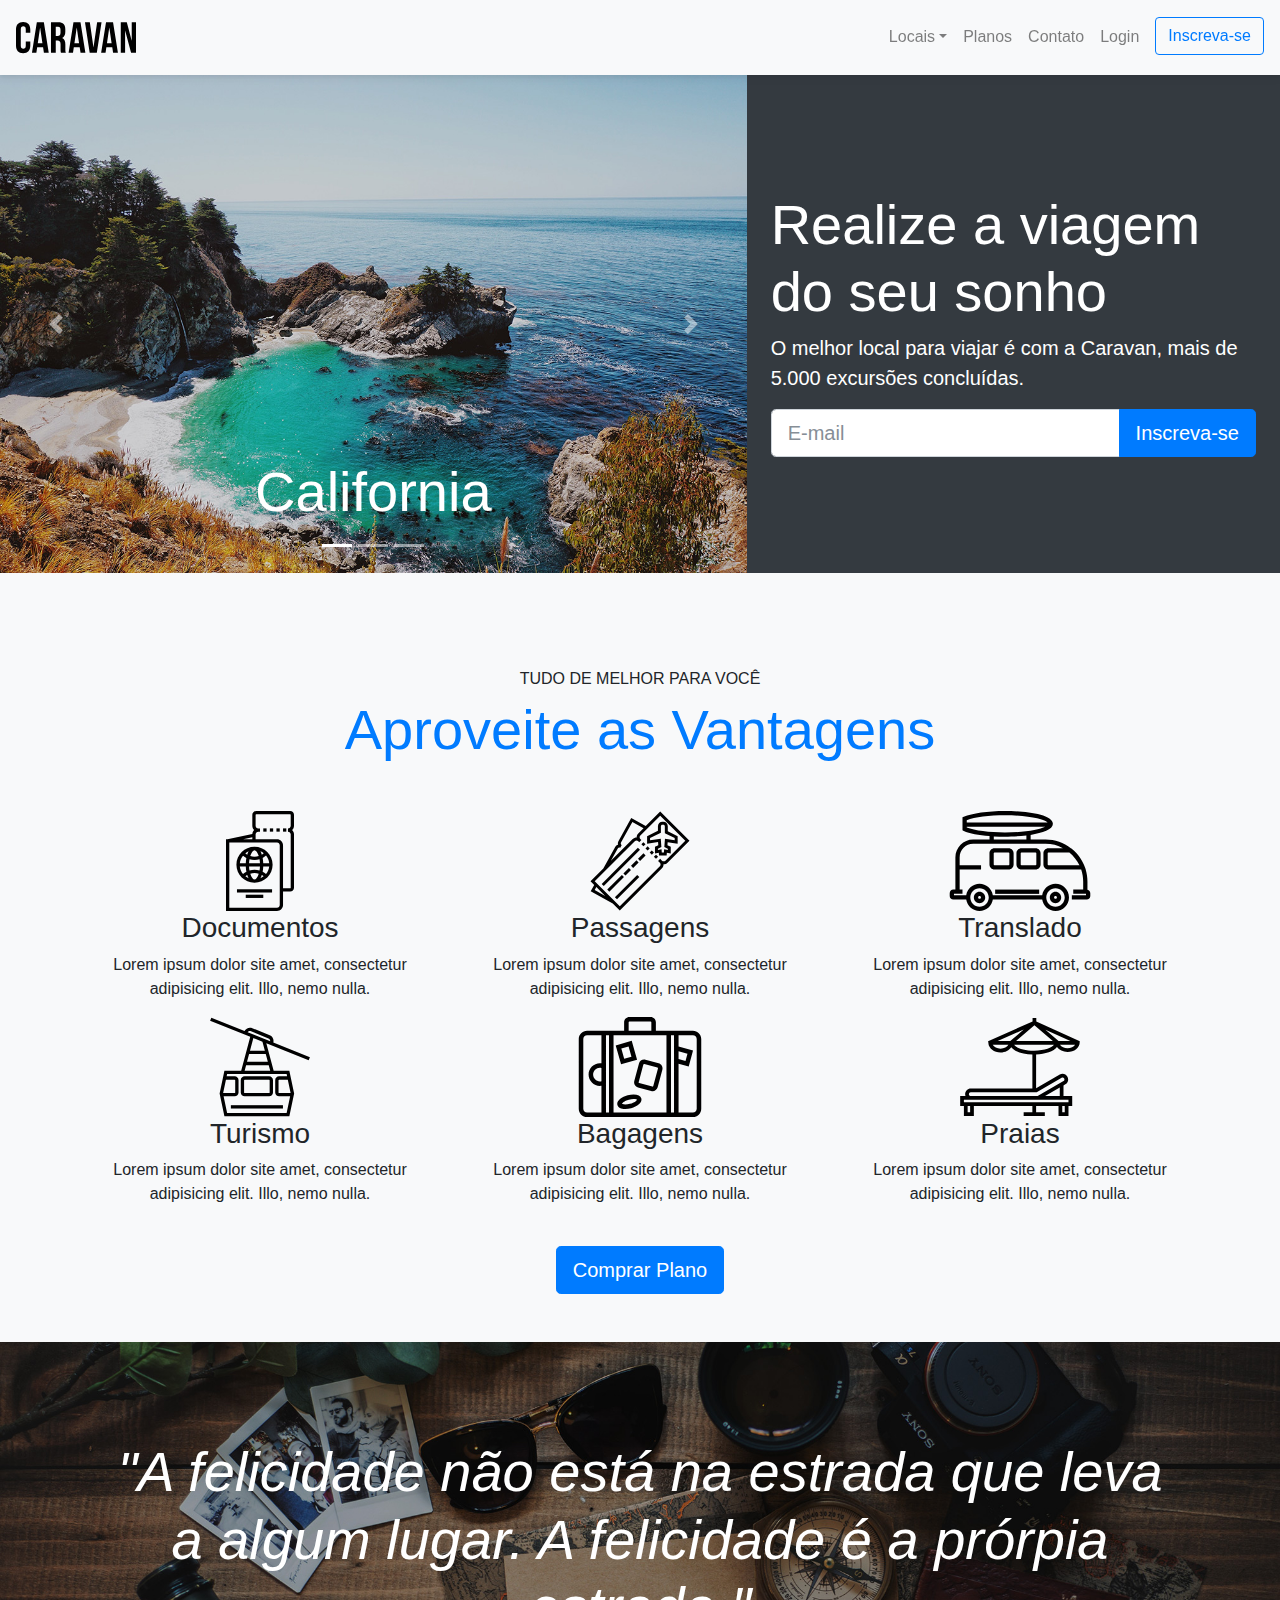
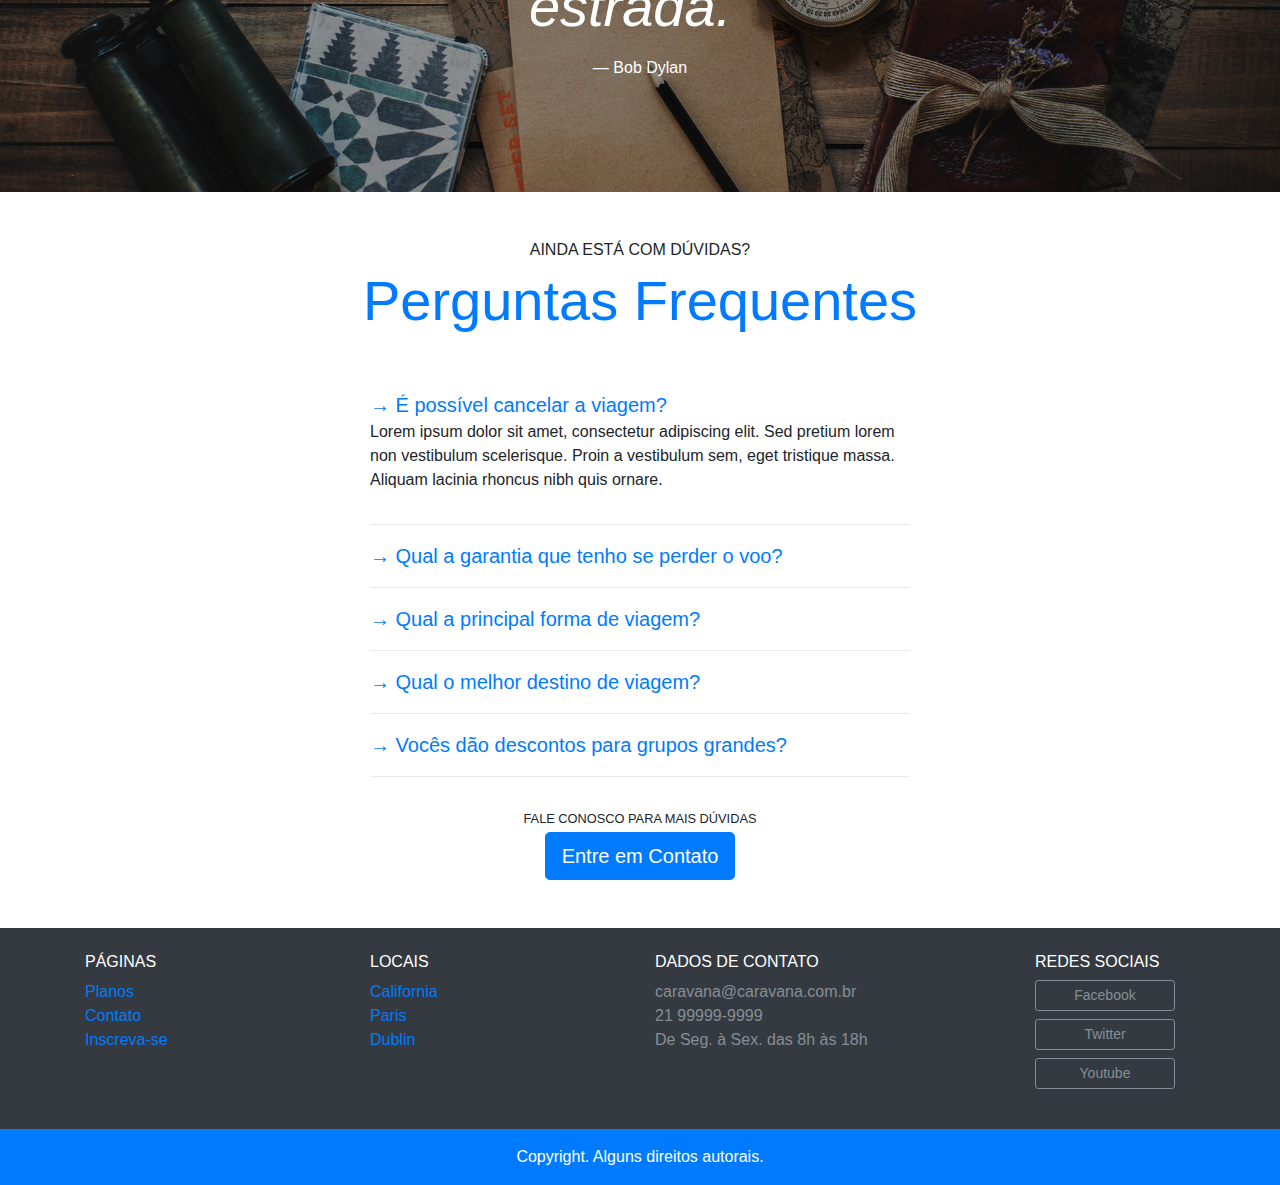
<file: index.html>
<!DOCTYPE html>
<html>
    <head>
        <title>Caravan</title>
        <meta charset="utf-8">
        <meta name="viewport" content="width=device-width, initial-scale=1, shrink-to-fit=no">
        <link rel="stylesheet" href="css/bootstrap.css">
        <link rel="stylesheet" href="css/style.css">
        
    </head>
    <body>
       
        <!-- Modal -->
        <div class="modal fade" id="modalLogin" tabindex="-1" role="dialog" aria-labelledby="modalLoginTitulo" aria-hidden="true">
          <div class="modal-dialog" role="document">
            <div class="modal-content">
              <div class="modal-header">
                <h5 class="modal-title" id="modalLoginTitulo">Entre na Sua Conta</h5>
                <button type="button" class="close" data-dismiss="modal" aria-label="Close">
                  <span aria-hidden="true">&times;</span>
                </button>
              </div>
              <div class="modal-body">
                <form>
                  <div class="form-group">
                    <label for="loginEmail">Email</label>
                    <input type="email" class="form-control" id="loginEmail">
                  </div>
                  <div class="form-group">
                    <label for="loginSenha">Senha</label>
                    <input type="password" class="form-control" id="loginSenha">
                  </div>
                  <button type="submit" class="btn btn-primary">Entrar na Conta</button>
                  <small class="form-text text-muted">Esqueceu a senha? <a href="#">Clique aqui.</a></small>
                </form>
              </div>
            </div>
          </div>
        </div>
       
        <nav class="navbar navbar-expand-md navbar-light bg-light fixed-top py-3 box-shadow">
           <a href="index.html" class="navbar-brand">
               <img src="img/caravan.svg" alt="Caravan">
           </a>
            <button class="navbar-toggler" type="button" data-toggle="collapse" data-target="#navbarSupportedContent" aria-controls="navbarSupportedContent" aria-expanded="false" aria-label="Toggle navigation">
                <span class="navbar-toggler-icon"></span>
            </button>
            
            <div class="collapse navbar-collapse" id="navbarSupportedContent">
                <ul class="navbar-nav ml-auto">
                   <li class="nav-item dropdown">
                        <a class="nav-link dropdown-toggle" href="#" id="navbarDropdown" role="button" data-toggle="dropdown" aria-haspopup="true" aria-expanded="false">Locais</a>
                        <div class="dropdown-menu" aria-labelledby="navbarDropdown">
                            <a class="dropdown-item" href="local.html">California</a>
                            <a class="dropdown-item" href="local.html">Paris</a>
                            <a class="dropdown-item" href="local.html">Dublin</a>
                        </div>
                    </li>
                    <li class="nav-item">
                        <a class="nav-link" href="planos.html">Planos</a>
                    </li>
                    <li class="nav-item">
                        <a class="nav-link" href="contato.html">Contato</a>
                    </li>
                    <li class="nav-item">
                        <a class="nav-link" href="#" data-toggle="modal" data-target="#modalLogin">Login</a>
                    </li>
                    <li class="nav-item">
                        <a class="btn btn-outline-primary ml-md-2" href="inscricao.html">Inscreva-se</a>
                    </li>
                </ul>
            </div>
        </nav>
               
        <section class="container-fluid">
            <div class="row bg-dark text-white">
                <div class="col-lg-7 p-0">
                    <div id="carouselCidades" class="carousel slide" data-ride="carousel">
                      <ol class="carousel-indicators">
                        <li data-target="#carouselCidades" data-slide-to="0" class="active"></li>
                        <li data-target="#carouselCidades" data-slide-to="1"></li>
                        <li data-target="#carouselCidades" data-slide-to="2"></li>
                      </ol>
                      <div class="carousel-inner">
                        <div class="carousel-item active">
                          <img class="d-block w-100" src="img/california.jpg" alt="California">
                          <div class="carousel-caption">
                            <h3 class="display-4">California</h3>
                          </div>
                        </div>
                        <div class="carousel-item">
                          <img class="d-block w-100" src="img/paris.jpg" alt="Paris">
                          <div class="carousel-caption">
                            <h3 class="display-4">Paris</h3>
                          </div>
                        </div>
                        <div class="carousel-item">
                          <img class="d-block w-100" src="img/dublin.jpg" alt="Dublin">
                          <div class="carousel-caption">
                            <h3 class="display-4">Dublin</h3>
                          </div>
                        </div>
                      </div>
                      <a class="carousel-control-prev" href="#carouselCidades" role="button" data-slide="prev">
                        <span class="carousel-control-prev-icon" aria-hidden="true"></span>
                        <span class="sr-only">Previous</span>
                      </a>
                      <a class="carousel-control-next" href="#carouselCidades" role="button" data-slide="next">
                        <span class="carousel-control-next-icon" aria-hidden="true"></span>
                        <span class="sr-only">Next</span>
                      </a>
                    </div>
                </div>
                
                <div class="col-lg-5 p-4 align-self-center">
                    <h1 class="display-4">Realize a viagem do seu sonho</h1>
                    <p class="lead">O melhor local para viajar é com a Caravan, mais de 5.000 excursões concluídas.</p>
                    <form action="">
                        <div class="input-group input-group-lg">
                            <input type="text" class="form-control" placeholder="E-mail" aria-label="E-mail">
                            <span class="input-group-btn">
                                <button class="btn btn-primary" type="button">Inscreva-se</button>
                            </span>
                        </div>
                    </form>
                </div>
            </div>
        </section>
               
        <section class="py-5 bg-light text-center">
            <div class="container">
                <div class="my-5">
                    <span class="h6 d-block">TUDO DE MELHOR PARA VOCÊ</span>
                    <h2 class="display-4 text-primary">Aproveite as Vantagens</h2>
                </div>
            
                <div class="row">
                    <div class="col-xl-4 col-md-6">
                        <div class="icone d-flex justify-content-center">
                           <img src="img/icones/passaporte.svg" alt="Passaporte">
                        </div>
                        <h3>Documentos</h3>
                        <p>Lorem ipsum dolor site amet, consectetur adipisicing elit. Illo, nemo nulla.</p>
                    </div>
                    
                    <div class="col-xl-4 col-md-6">
                        <div class="icone d-flex justify-content-center">
                            <img src="img/icones/passagens.svg" alt="Passagens">
                        </div>
                        <h3>Passagens</h3>
                        <p>Lorem ipsum dolor site amet, consectetur adipisicing elit. Illo, nemo nulla.</p>
                    </div>
                    
                    <div class="col-xl-4 col-md-6">
                        <div class="icone d-flex justify-content-center">
                            <img src="img/icones/translado.svg" alt="Translado">
                        </div>
                        <h3>Translado</h3>
                        <p>Lorem ipsum dolor site amet, consectetur adipisicing elit. Illo, nemo nulla.</p>
                    </div>
                    
                    <div class="col-xl-4 col-md-6">
                        <div class="icone d-flex justify-content-center">
                           <img src="img/icones/turismo.svg" alt="Turismo">
                        </div>
                        <h3>Turismo</h3>
                        <p>Lorem ipsum dolor site amet, consectetur adipisicing elit. Illo, nemo nulla.</p>
                    </div>
                    
                    <div class="col-xl-4 col-md-6">
                        <div class="icone d-flex justify-content-center">
                            <img src="img/icones/bagagens.svg" alt="Bagagens">
                        </div>
                        <h3>Bagagens</h3>
                        <p>Lorem ipsum dolor site amet, consectetur adipisicing elit. Illo, nemo nulla.</p>
                    </div>
                    
                    <div class="col-xl-4 col-md-6">
                        <div class="icone d-flex justify-content-center">
                            <img src="img/icones/praias.svg" alt="Praias">
                        </div>
                        <h3>Praias</h3>
                        <p>Lorem ipsum dolor site amet, consectetur adipisicing elit. Illo, nemo nulla.</p>
                    </div>
                </div>
                
                <a class="btn btn-primary btn-lg mt-4" href="planos.html">Comprar Plano</a>

            </div>            
        </section>
               
        <section id="home-quote" class="p-md-5">
            <blockquote class="blockquote text-center text-white p-md-5 p-3">
                <p class="display-4"><em>"A felicidade não está na estrada que leva a algum lugar. A felicidade é a prórpia estrada."</em></p>
                <footer class="blockquote-footer text-white">Bob Dylan</footer>
            </blockquote>
        </section>
               
        <section class="container">
            <div class="my-5 text-center">
                <span class="h6 d-block">AINDA ESTÁ COM DÚVIDAS?</span>
                <h2 class="display-4 text-primary">Perguntas Frequentes</h2>
            </div>
            
            <div class="row justify-content-center">
                <div class="col-md-6" id="perguntasFrequentes" data-children=".pergunta">
                    <div class="pergunta py-2">
                        <a class="lead" data-toggle="collapse" data-parent="#perguntasFrequentes" href="#pergunta1" aria-expanded="true" aria-controls="pergunta1">→ É possível cancelar a viagem?</a>
                        <div id="pergunta1" class="collapse show" role="tabpanel">
                            <p>Lorem ipsum dolor sit amet, consectetur adipiscing elit. Sed pretium lorem non vestibulum scelerisque. Proin a vestibulum sem, eget tristique massa. Aliquam lacinia rhoncus nibh quis ornare.</p>    
                        </div>
                    </div>
                    <div class="dropdown-divider"></div>
                    <div class="pergunta py-2">
                        <a class="lead" data-toggle="collapse" data-parent="#perguntasFrequentes" href="#pergunta2" aria-expanded="true" aria-controls="pergunta2">→ Qual a garantia que tenho se perder o voo?</a>
                        <div id="pergunta2" class="collapse" role="tabpanel">
                            <p>Lorem ipsum dolor sit amet, consectetur adipiscing elit. Sed pretium lorem non vestibulum scelerisque. Proin a vestibulum sem, eget tristique massa. Aliquam lacinia rhoncus nibh quis ornare.</p>    
                        </div>
                    </div>
                    <div class="dropdown-divider"></div>
                    <div class="pergunta py-2">
                        <a class="lead" data-toggle="collapse" data-parent="#perguntasFrequentes" href="#pergunta3" aria-expanded="true" aria-controls="pergunta3">→ Qual a principal forma de viagem?</a>
                        <div id="pergunta3" class="collapse" role="tabpanel">
                            <p>Lorem ipsum dolor sit amet, consectetur adipiscing elit. Sed pretium lorem non vestibulum scelerisque. Proin a vestibulum sem, eget tristique massa. Aliquam lacinia rhoncus nibh quis ornare.</p>    
                        </div>
                    </div>
                    <div class="dropdown-divider"></div>
                    <div class="pergunta py-2">
                        <a class="lead" data-toggle="collapse" data-parent="#perguntasFrequentes" href="#pergunta4" aria-expanded="true" aria-controls="pergunta4">→ Qual o melhor destino de viagem?</a>
                        <div id="pergunta4" class="collapse" role="tabpanel">
                            <p>Lorem ipsum dolor sit amet, consectetur adipiscing elit. Sed pretium lorem non vestibulum scelerisque. Proin a vestibulum sem, eget tristique massa. Aliquam lacinia rhoncus nibh quis ornare.</p>    
                        </div>
                    </div>
                    <div class="dropdown-divider"></div>
                    <div class="pergunta py-2">
                        <a class="lead" data-toggle="collapse" data-parent="#perguntasFrequentes" href="#pergunta5" aria-expanded="true" aria-controls="pergunta5">→ Vocês dão descontos para grupos grandes?</a>
                        <div id="pergunta5" class="collapse" role="tabpanel">
                            <p>Lorem ipsum dolor sit amet, consectetur adipiscing elit. Sed pretium lorem non vestibulum scelerisque. Proin a vestibulum sem, eget tristique massa. Aliquam lacinia rhoncus nibh quis ornare.</p>    
                        </div>
                    </div>
                    <div class="dropdown-divider"></div>
                </div>
            </div>
            <div class="text-center my-4">
                <p class="small m-1">FALE CONOSCO PARA MAIS DÚVIDAS</p>
                <a class="btn btn-primary btn-lg" href="contato.html">Entre em Contato</a>
            </div>
        </section>
               
        <footer class="bg-dark text-white mt-5">
            <div class="container py-4">
                <div class="row">
                    <div class="col-md-3 col-6">
                        <h4 class="h6">PÁGINAS</h4>
                        <ul class="list-unstyled">
                            <li><a href="planos.html">Planos</a></li>
                            <li><a href="contato.html">Contato</a></li>
                            <li><a href="inscricao.html">Inscreva-se</a></li>
                        </ul>
                    </div>
                    <div class="col-md-3 col-6">
                        <h4 class="h6">LOCAIS</h4>
                        <ul class="list-unstyled">
                            <li><a href="local.html">California</a></li>
                            <li><a href="local.html">Paris</a></li>
                            <li><a href="local.html">Dublin</a></li>
                        </ul>
                    </div>
                    <div class="col-md-4">
                        <h4 class="h6">DADOS DE CONTATO</h4>
                        <ul class="list-unstyled text-secondary">
                            <li>caravana@caravana.com.br</li>
                            <li>21 99999-9999</li>
                            <li>De Seg. à Sex. das 8h às 18h</li>
                        </ul>
                    </div>
                    <div class="col-md-2">
                        <h4 class="h6">REDES SOCIAIS</h4>
                        <ul class="list-unstyled">
                            <li><a class="btn btn-outline-secondary mb-2 btn-block botaoRedeSocial btn-sm" href="#">Facebook</a></li>
                            <li><a class="btn btn-outline-secondary mb-2 btn-block botaoRedeSocial btn-sm" href="#">Twitter</a></li>
                            <li><a class="btn btn-outline-secondary mb-2 btn-block botaoRedeSocial btn-sm" href="#">Youtube</a></li>
                        </ul>
                    </div>
                </div>
            </div>
            <div class="bg-primary text-center text-white py-3">
                <p class="mb-0">Copyright. Alguns direitos autorais.</p>
            </div>
        </footer>
                
                                
        <script type="text/javascript" src="js/jquery-3.2.1.slim.min.js"></script>
        <script type="text/javascript" src="js/popper.min.js"></script>
        <script type="text/javascript" src="js/bootstrap.js"></script>
        <script type="text/javascript" src="js/app.js"></script>
    </body>
</html>
</file>
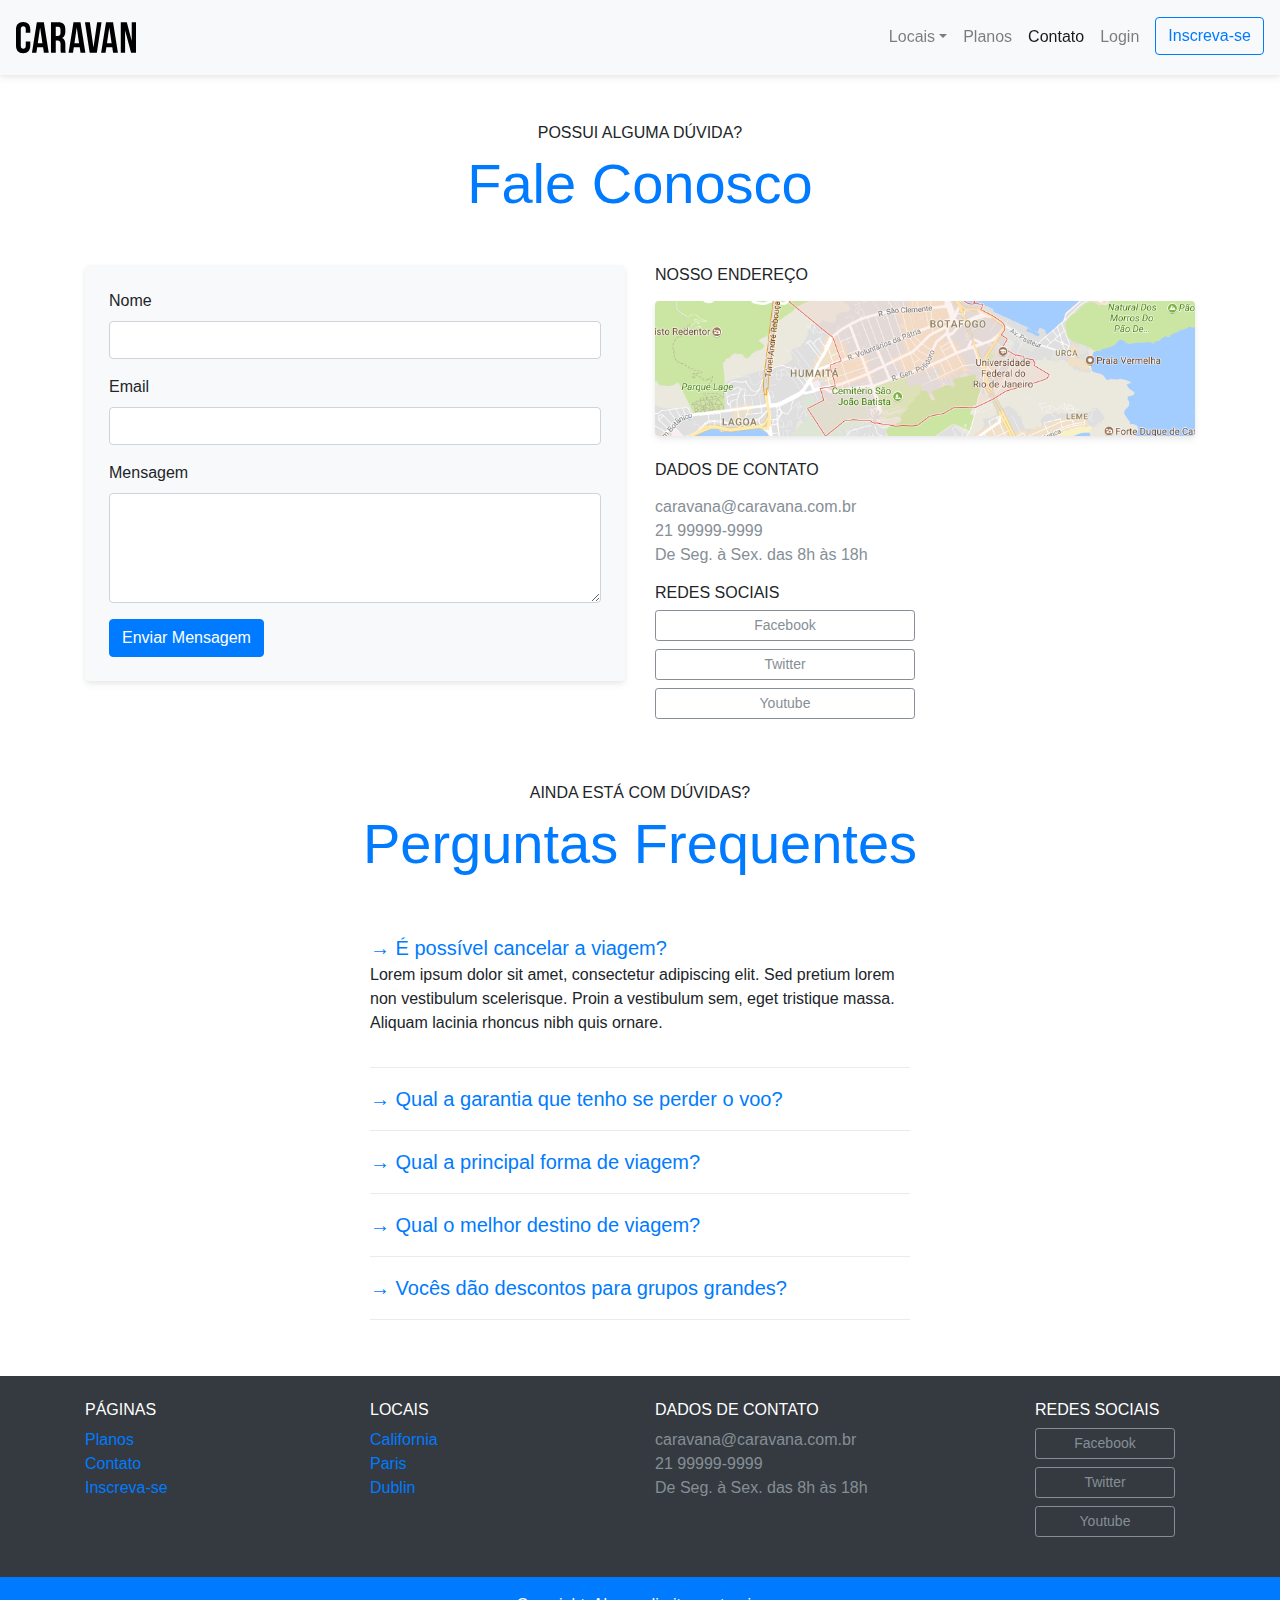
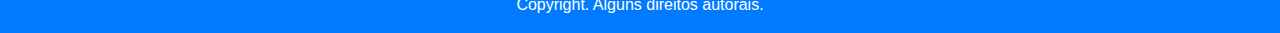
<file: contato.html>
<!DOCTYPE html>
<html>
    <head>
        <title>Caravan - Contato</title>
        <meta charset="utf-8">
        <meta name="viewport" content="width=device-width, initial-scale=1, shrink-to-fit=no">
        <link rel="stylesheet" href="css/bootstrap.css">
        <link rel="stylesheet" href="css/style.css">
        
    </head>
    <body>
       
        <!-- Modal -->
        <div class="modal fade" id="modalLogin" tabindex="-1" role="dialog" aria-labelledby="modalLoginTitulo" aria-hidden="true">
          <div class="modal-dialog" role="document">
            <div class="modal-content">
              <div class="modal-header">
                <h5 class="modal-title" id="modalLoginTitulo">Entre na Sua Conta</h5>
                <button type="button" class="close" data-dismiss="modal" aria-label="Close">
                  <span aria-hidden="true">&times;</span>
                </button>
              </div>
              <div class="modal-body">
                <form>
                  <div class="form-group">
                    <label for="loginEmail">Email</label>
                    <input type="email" class="form-control" id="loginEmail">
                  </div>
                  <div class="form-group">
                    <label for="loginSenha">Senha</label>
                    <input type="password" class="form-control" id="loginSenha">
                  </div>
                  <button type="submit" class="btn btn-primary">Entrar na Conta</button>
                  <small class="form-text text-muted">Esqueceu a senha? <a href="#">Clique aqui.</a></small>
                </form>
              </div>
            </div>
          </div>
        </div>
       
        <nav class="navbar navbar-expand-md navbar-light bg-light fixed-top py-3 box-shadow">
           <a href="index.html" class="navbar-brand">
               <img src="img/caravan.svg" alt="Caravan">
           </a>
            <button class="navbar-toggler" type="button" data-toggle="collapse" data-target="#navbarSupportedContent" aria-controls="navbarSupportedContent" aria-expanded="false" aria-label="Toggle navigation">
                <span class="navbar-toggler-icon"></span>
            </button>
            
            <div class="collapse navbar-collapse" id="navbarSupportedContent">
                <ul class="navbar-nav ml-auto">
                   <li class="nav-item dropdown">
                        <a class="nav-link dropdown-toggle" href="#" id="navbarDropdown" role="button" data-toggle="dropdown" aria-haspopup="true" aria-expanded="false">Locais</a>
                        <div class="dropdown-menu" aria-labelledby="navbarDropdown">
                            <a class="dropdown-item" href="local.html">California</a>
                            <a class="dropdown-item" href="local.html">Paris</a>
                            <a class="dropdown-item" href="local.html">Dublin</a>
                        </div>
                    </li>
                    <li class="nav-item">
                        <a class="nav-link" href="planos.html">Planos</a>
                    </li>
                    <li class="nav-item">
                        <a class="nav-link active" href="contato.html">Contato</a>
                    </li>
                    <li class="nav-item">
                        <a class="nav-link" href="#" data-toggle="modal" data-target="#modalLogin">Login</a>
                    </li>
                    <li class="nav-item">
                        <a class="btn btn-outline-primary ml-md-2" href="inscricao.html">Inscreva-se</a>
                    </li>
                </ul>
            </div>
        </nav>
               
        <section class="container">
            <div class="my-5 text-center">
                <span class="h6 d-block">POSSUI ALGUMA DÚVIDA?</span>
                <h1 class="display-4 text-primary">Fale Conosco</h1>
            </div>
            <div class="row">
                <div class="col-lg mb-5">
                    <form class="bg-light rounded p-4 box-shadow" action="#">
                       <div class="form-group">
                            <label for="clienteNome">Nome</label>
                            <input type="text" class="form-control" id="clienteNome">
                        </div>
                        <div class="form-group">
                            <label for="clienteEmail">Email</label>
                            <input type="email" class="form-control" id="clienteEmail">
                        </div>
                        <div class="form-group">
                            <label for="clienteMensagem">Mensagem</label>
                            <textarea class="form-control" id="clienteMensagem" rows="4"></textarea>
                        </div>
                        <button type="submit" class="btn btn-primary">Enviar Mensagem</button>
                    </form>
                </div>
                <div class="col-lg">
                    <h2 class="h6 mb-3">NOSSO ENDEREÇO</h2>
                    <a href="#"><img class="img-fluid box-shadow rounded mb-4" src="img/mapa.png" alt="Endereço da Empresa"></a>
                    <h2 class="h6 mb-3">DADOS DE CONTATO</h2>
                    <ul class="list-unstyled text-secondary">
                        <li>caravana@caravana.com.br</li>
                        <li>21 99999-9999</li>
                        <li>De Seg. à Sex. das 8h às 18h</li>
                    </ul>
                    <h2 class="h6">REDES SOCIAIS</h2>
                    <ul class="list-unstyled socialContato">
                        <li><a class="btn btn-outline-secondary mb-2 btn-block btn-sm" href="#">Facebook</a></li>
                        <li><a class="btn btn-outline-secondary mb-2 btn-block btn-sm" href="#">Twitter</a></li>
                        <li><a class="btn btn-outline-secondary mb-2 btn-block btn-sm" href="#">Youtube</a></li>
                    </ul>
                </div>
            </div>
        </section>
               
        <section class="container">
            <div class="my-5 text-center">
                <span class="h6 d-block">AINDA ESTÁ COM DÚVIDAS?</span>
                <h2 class="display-4 text-primary">Perguntas Frequentes</h2>
            </div>
            
            <div class="row justify-content-center">
                <div class="col-md-6" id="perguntasFrequentes" data-children=".pergunta">
                    <div class="pergunta py-2">
                        <a class="lead" data-toggle="collapse" data-parent="#perguntasFrequentes" href="#pergunta1" aria-expanded="true" aria-controls="pergunta1">→ É possível cancelar a viagem?</a>
                        <div id="pergunta1" class="collapse show" role="tabpanel">
                            <p>Lorem ipsum dolor sit amet, consectetur adipiscing elit. Sed pretium lorem non vestibulum scelerisque. Proin a vestibulum sem, eget tristique massa. Aliquam lacinia rhoncus nibh quis ornare.</p>    
                        </div>
                    </div>
                    <div class="dropdown-divider"></div>
                    <div class="pergunta py-2">
                        <a class="lead" data-toggle="collapse" data-parent="#perguntasFrequentes" href="#pergunta2" aria-expanded="true" aria-controls="pergunta2">→ Qual a garantia que tenho se perder o voo?</a>
                        <div id="pergunta2" class="collapse" role="tabpanel">
                            <p>Lorem ipsum dolor sit amet, consectetur adipiscing elit. Sed pretium lorem non vestibulum scelerisque. Proin a vestibulum sem, eget tristique massa. Aliquam lacinia rhoncus nibh quis ornare.</p>    
                        </div>
                    </div>
                    <div class="dropdown-divider"></div>
                    <div class="pergunta py-2">
                        <a class="lead" data-toggle="collapse" data-parent="#perguntasFrequentes" href="#pergunta3" aria-expanded="true" aria-controls="pergunta3">→ Qual a principal forma de viagem?</a>
                        <div id="pergunta3" class="collapse" role="tabpanel">
                            <p>Lorem ipsum dolor sit amet, consectetur adipiscing elit. Sed pretium lorem non vestibulum scelerisque. Proin a vestibulum sem, eget tristique massa. Aliquam lacinia rhoncus nibh quis ornare.</p>    
                        </div>
                    </div>
                    <div class="dropdown-divider"></div>
                    <div class="pergunta py-2">
                        <a class="lead" data-toggle="collapse" data-parent="#perguntasFrequentes" href="#pergunta4" aria-expanded="true" aria-controls="pergunta4">→ Qual o melhor destino de viagem?</a>
                        <div id="pergunta4" class="collapse" role="tabpanel">
                            <p>Lorem ipsum dolor sit amet, consectetur adipiscing elit. Sed pretium lorem non vestibulum scelerisque. Proin a vestibulum sem, eget tristique massa. Aliquam lacinia rhoncus nibh quis ornare.</p>    
                        </div>
                    </div>
                    <div class="dropdown-divider"></div>
                    <div class="pergunta py-2">
                        <a class="lead" data-toggle="collapse" data-parent="#perguntasFrequentes" href="#pergunta5" aria-expanded="true" aria-controls="pergunta5">→ Vocês dão descontos para grupos grandes?</a>
                        <div id="pergunta5" class="collapse" role="tabpanel">
                            <p>Lorem ipsum dolor sit amet, consectetur adipiscing elit. Sed pretium lorem non vestibulum scelerisque. Proin a vestibulum sem, eget tristique massa. Aliquam lacinia rhoncus nibh quis ornare.</p>    
                        </div>
                    </div>
                    <div class="dropdown-divider"></div>
                </div>
            </div>
        </section>
               
        <footer class="bg-dark text-white mt-5">
            <div class="container py-4">
                <div class="row">
                    <div class="col-md-3 col-6">
                        <h4 class="h6">PÁGINAS</h4>
                        <ul class="list-unstyled">
                            <li><a href="planos.html">Planos</a></li>
                            <li><a href="contato.html">Contato</a></li>
                            <li><a href="inscricao.html">Inscreva-se</a></li>
                        </ul>
                    </div>
                    <div class="col-md-3 col-6">
                        <h4 class="h6">LOCAIS</h4>
                        <ul class="list-unstyled">
                            <li><a href="local.html">California</a></li>
                            <li><a href="local.html">Paris</a></li>
                            <li><a href="local.html">Dublin</a></li>
                        </ul>
                    </div>
                    <div class="col-md-4">
                        <h4 class="h6">DADOS DE CONTATO</h4>
                        <ul class="list-unstyled text-secondary">
                            <li>caravana@caravana.com.br</li>
                            <li>21 99999-9999</li>
                            <li>De Seg. à Sex. das 8h às 18h</li>
                        </ul>
                    </div>
                    <div class="col-md-2">
                        <h4 class="h6">REDES SOCIAIS</h4>
                        <ul class="list-unstyled">
                            <li><a class="btn btn-outline-secondary mb-2 btn-block botaoRedeSocial btn-sm" href="#">Facebook</a></li>
                            <li><a class="btn btn-outline-secondary mb-2 btn-block botaoRedeSocial btn-sm" href="#">Twitter</a></li>
                            <li><a class="btn btn-outline-secondary mb-2 btn-block botaoRedeSocial btn-sm" href="#">Youtube</a></li>
                        </ul>
                    </div>
                </div>
            </div>
            <div class="bg-primary text-center text-white py-3">
                <p class="mb-0">Copyright. Alguns direitos autorais.</p>
            </div>
        </footer>
                
                                
        <script type="text/javascript" src="js/jquery-3.2.1.slim.min.js"></script>
        <script type="text/javascript" src="js/popper.min.js"></script>
        <script type="text/javascript" src="js/bootstrap.js"></script>
        <script type="text/javascript" src="js/app.js"></script>
    </body>
</html>
</file>
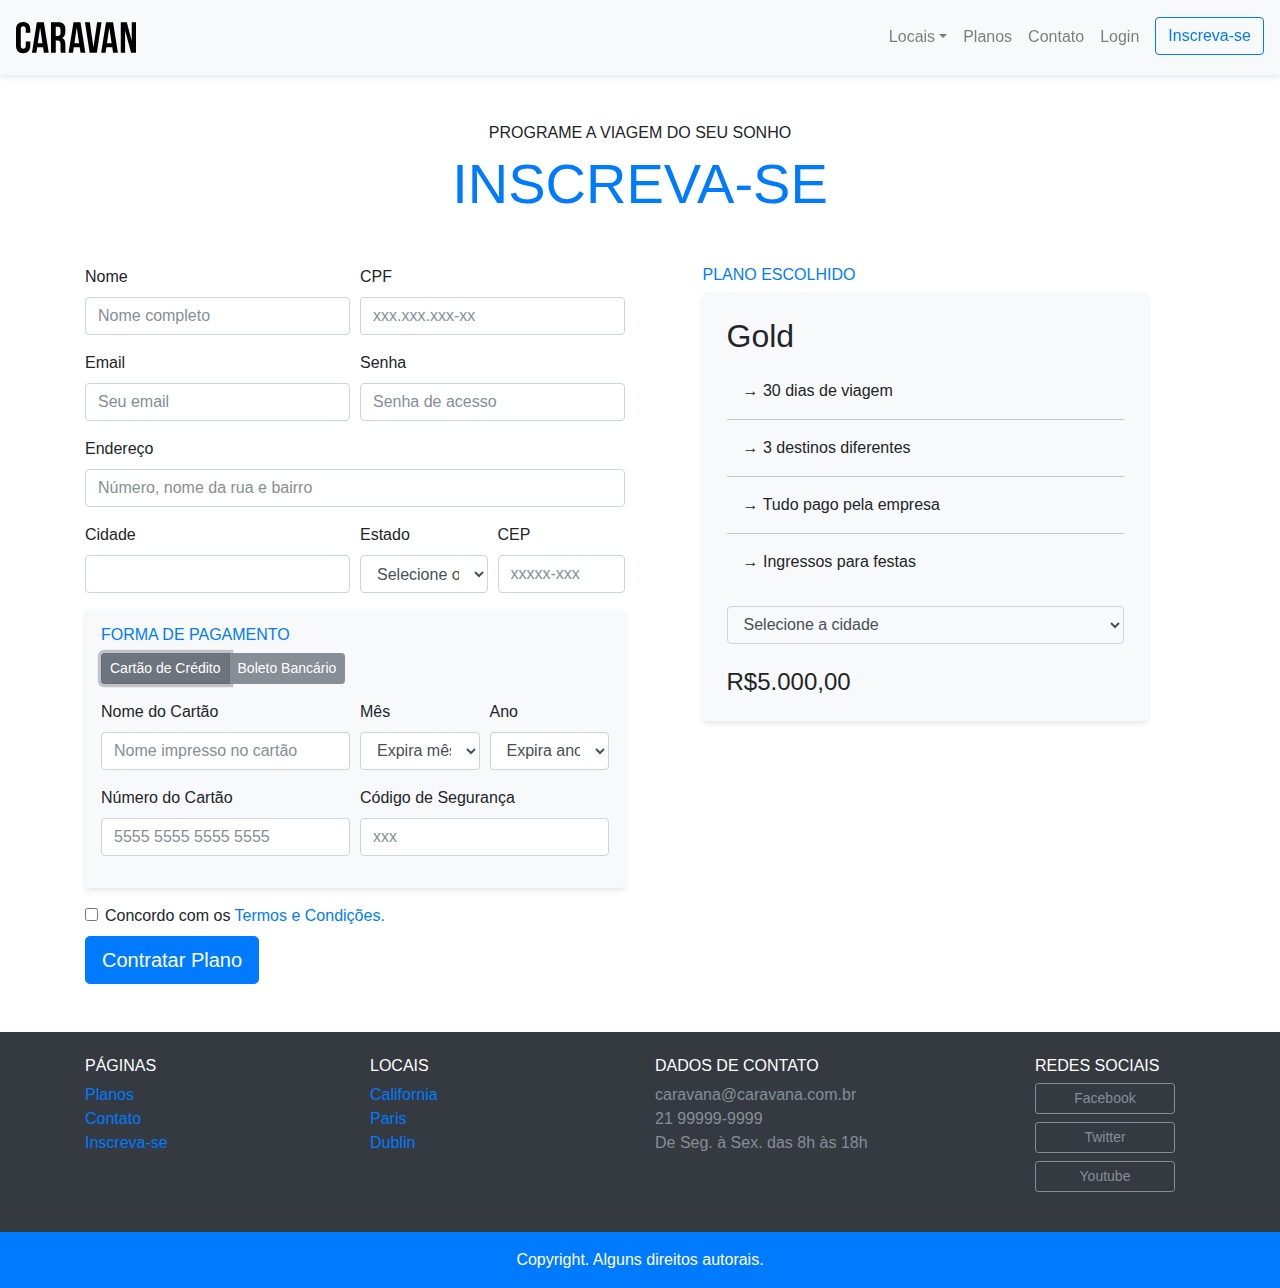
<file: inscricao.html>
<!DOCTYPE html>
<html>
    <head>
        <title>Caravan - Inscrição</title>
        <meta charset="utf-8">
        <meta name="viewport" content="width=device-width, initial-scale=1, shrink-to-fit=no">
        <link rel="stylesheet" href="css/bootstrap.css">
        <link rel="stylesheet" href="css/style.css">
        
    </head>
    <body>
       
        <!-- Modal -->
        <div class="modal fade" id="modalLogin" tabindex="-1" role="dialog" aria-labelledby="modalLoginTitulo" aria-hidden="true">
          <div class="modal-dialog" role="document">
            <div class="modal-content">
              <div class="modal-header">
                <h5 class="modal-title" id="modalLoginTitulo">Entre na Sua Conta</h5>
                <button type="button" class="close" data-dismiss="modal" aria-label="Close">
                  <span aria-hidden="true">&times;</span>
                </button>
              </div>
              <div class="modal-body">
                <form>
                  <div class="form-group">
                    <label for="loginEmail">Email</label>
                    <input type="email" class="form-control" id="loginEmail">
                  </div>
                  <div class="form-group">
                    <label for="loginSenha">Senha</label>
                    <input type="password" class="form-control" id="loginSenha">
                  </div>
                  <button type="submit" class="btn btn-primary">Entrar na Conta</button>
                  <small class="form-text text-muted">Esqueceu a senha? <a href="#">Clique aqui.</a></small>
                </form>
              </div>
            </div>
          </div>
        </div>
       
        <nav class="navbar navbar-expand-md navbar-light bg-light fixed-top py-3 box-shadow">
           <a href="index.html" class="navbar-brand">
               <img src="img/caravan.svg" alt="Caravan">
           </a>
            <button class="navbar-toggler" type="button" data-toggle="collapse" data-target="#navbarSupportedContent" aria-controls="navbarSupportedContent" aria-expanded="false" aria-label="Toggle navigation">
                <span class="navbar-toggler-icon"></span>
            </button>
            
            <div class="collapse navbar-collapse" id="navbarSupportedContent">
                <ul class="navbar-nav ml-auto">
                   <li class="nav-item dropdown">
                        <a class="nav-link dropdown-toggle" href="#" id="navbarDropdown" role="button" data-toggle="dropdown" aria-haspopup="true" aria-expanded="false">Locais</a>
                        <div class="dropdown-menu" aria-labelledby="navbarDropdown">
                            <a class="dropdown-item" href="local.html">California</a>
                            <a class="dropdown-item" href="local.html">Paris</a>
                            <a class="dropdown-item" href="local.html">Dublin</a>
                        </div>
                    </li>
                    <li class="nav-item">
                        <a class="nav-link" href="planos.html">Planos</a>
                    </li>
                    <li class="nav-item">
                        <a class="nav-link" href="contato.html">Contato</a>
                    </li>
                    <li class="nav-item">
                        <a class="nav-link" href="#" data-toggle="modal" data-target="#modalLogin">Login</a>
                    </li>
                    <li class="nav-item">
                        <a class="btn btn-outline-primary ml-md-2" href="inscricao.html">Inscreva-se</a>
                    </li>
                </ul>
            </div>
        </nav>
               
        <section class="container">
            <div class="my-5 text-center">
                <span class="h6 d-block">PROGRAME A VIAGEM DO SEU SONHO</span>
                <h1 class="display-4 text-primary">INSCREVA-SE</h1>
            </div>
            <div class="row">
                <form class="col-lg-6" action="">
                    <div class="form-row">
                        <div class="form-group col-md-6">
                            <label for="inputNome">Nome</label>
                            <input class="form-control" id="inputNome" type="text" placeholder="Nome completo">
                        </div>
                        <div class="form-group col-md-6">
                            <label for="inputCPF">CPF</label>
                            <input class="form-control" id="inputCPF" type="text" placeholder="xxx.xxx.xxx-xx">
                        </div>
                        <div class="form-group col-md-6">
                            <label for="inputEmail">Email</label>
                            <input class="form-control" id="inputEmail" type="email" placeholder="Seu email">
                        </div>
                        <div class="form-group col-md-6">
                            <label for="inputSenha">Senha</label>
                            <input class="form-control" id="inputSenha" type="password" placeholder="Senha de acesso">
                        </div>
                        <div class="form-group col-12">
                            <label for="inputEndereco">Endereço</label>
                            <input class="form-control" id="inputEndereco" type="text" placeholder="Número, nome da rua e bairro">
                        </div>
                        <div class="form-group col-md-6">
                            <label for="inputCidade">Cidade</label>
                            <input class="form-control" id="inputCidade" type="text">
                        </div>
                        <div class="form-group col-md-3 col-6">
                            <label for="inputEstado">Estado</label>
                            <select class="form-control" id="inputEstado">
                              <option>Selecione o Estado</option>
                              <option>Rio de Janeiro</option>
                              <option>São Paulo</option>
                              <option>Minas Gerais</option>
                            </select>
                        </div>
                        <div class="form-group col-md-3 col-6">
                            <label for="inputCEP">CEP</label>
                            <input class="form-control" id="inputCEP" type="text" placeholder="xxxxx-xxx">
                        </div>
                    </div>
                    
                    <div class="bg-light rounded box-shadow p-3 form-group">
                        <h2 class="h6 text-primary">FORMA DE PAGAMENTO</h2>
                        <nav class="nav btn-group mb-3" id="formaPagamento" role="tablist">
                            <button type="button" class="btn btn-secondary btn-sm active" id="nav-cartao-tab" data-toggle="tab" href="#nav-cartao" role="tab" aria-controls="nav-cartao" aria-selected="true">Cartão de Crédito</button>
                            <button type="button" class="btn btn-secondary btn-sm" id="nav-boleto-tab" data-toggle="tab" href="#nav-boleto" role="tab" aria-controls="nav-boleto" aria-selected="false">Boleto Bancário</button>
                        </nav>
                        <div class="tab-content" id="formaPagamentoConteudo">
                            <div class="tab-pane fade show active" id="nav-cartao" role="tabpanel" aria-labelledby="nav-cartao-tab">
                                <div class="form-row">
                                    <div class="form-group col-md-6">
                                        <label for="inputNomeCartao">Nome do Cartão</label>
                                        <input class="form-control" id="inputNomeCartao" type="text" placeholder="Nome impresso no cartão">
                                    </div>
                                    <div class="form-group col-md-3 col-6">
                                        <label for="inputMes">Mês</label>
                                        <select class="form-control" id="inputMes">
                                          <option>Expira mês ...</option>
                                          <option>01</option>
                                          <option>02</option>
                                          <option>03</option>
                                        </select>
                                    </div>
                                    <div class="form-group col-md-3 col-6">
                                        <label for="inputAno">Ano</label>
                                        <select class="form-control" id="inputAno">
                                          <option>Expira ano ...</option>
                                          <option>2018</option>
                                          <option>2019</option>
                                          <option>2020</option>
                                        </select>
                                    </div>
                                    <div class="form-group col-md-6">
                                        <label for="inputNumeroCartao">Número do Cartão</label>
                                        <input class="form-control" id="inputNumeroCartao" type="text" placeholder="5555 5555 5555 5555">
                                    </div>
                                    <div class="form-group col-md-6">
                                        <label for="inputCodigo">Código de Segurança</label>
                                        <input class="form-control" id="inputCodigo" type="text" placeholder="xxx">
                                    </div>
                                </div>
                                
                            </div>
                            <div class="tab-pane fade" id="nav-boleto" role="tabpanel" aria-labelledby="nav-boleto-tab">
                                <p class="lead">Clique em contratar plano que enviaremos um boleto para o seu e-mail.</p>
                            </div>
                        </div>                        
                    </div>
                    <div class="form-check">
                        <label class="form-check-label">
                          <input type="checkbox" class="form-check-input">
                          Concordo com os <a href="#">Termos e Condições.</a>
                        </label>
                    </div>
                    <button type="submit" class="btn btn-primary btn-lg">Contratar Plano</button>
                </form>
                
                <div class="col-lg-5 mx-auto order-first order-lg-1 mb-5">
                    <h2 class="h6 text-primary">PLANO ESCOLHIDO</h2>
                   <div class="bg-light rounded p-4 box-shadow">
                       <h2>Gold</h2>
                       <ul class="lista-plano list-unstyled">
                          <li>→ 30 dias de viagem</li>
                          <li>→ 3 destinos diferentes</li>
                          <li>→ Tudo pago pela empresa</li>
                          <li>→ Ingressos para festas</li>
                       </ul>
                       <div class="form-group">
                            <select class="form-control bg-light" id="inputCidades">
                              <option>Selecione a cidade</option>
                              <option>California</option>
                              <option>Paris</option>
                              <option>Dublin</option>
                            </select>
                        </div>
                        <div class="row mt-4">
                            <div class="col">
                                <span class="h4">
                                    R$5.000,00
                                </span>
                            </div>
                        </div>
                   </div>
                </div>
                
            </div>
            
        </section>
               
        <footer class="bg-dark text-white mt-5">
            <div class="container py-4">
                <div class="row">
                    <div class="col-md-3 col-6">
                        <h4 class="h6">PÁGINAS</h4>
                        <ul class="list-unstyled">
                            <li><a href="planos.html">Planos</a></li>
                            <li><a href="contato.html">Contato</a></li>
                            <li><a href="inscricao.html">Inscreva-se</a></li>
                        </ul>
                    </div>
                    <div class="col-md-3 col-6">
                        <h4 class="h6">LOCAIS</h4>
                        <ul class="list-unstyled">
                            <li><a href="local.html">California</a></li>
                            <li><a href="local.html">Paris</a></li>
                            <li><a href="local.html">Dublin</a></li>
                        </ul>
                    </div>
                    <div class="col-md-4">
                        <h4 class="h6">DADOS DE CONTATO</h4>
                        <ul class="list-unstyled text-secondary">
                            <li>caravana@caravana.com.br</li>
                            <li>21 99999-9999</li>
                            <li>De Seg. à Sex. das 8h às 18h</li>
                        </ul>
                    </div>
                    <div class="col-md-2">
                        <h4 class="h6">REDES SOCIAIS</h4>
                        <ul class="list-unstyled">
                            <li><a class="btn btn-outline-secondary mb-2 btn-block botaoRedeSocial btn-sm" href="#">Facebook</a></li>
                            <li><a class="btn btn-outline-secondary mb-2 btn-block botaoRedeSocial btn-sm" href="#">Twitter</a></li>
                            <li><a class="btn btn-outline-secondary mb-2 btn-block botaoRedeSocial btn-sm" href="#">Youtube</a></li>
                        </ul>
                    </div>
                </div>
            </div>
            <div class="bg-primary text-center text-white py-3">
                <p class="mb-0">Copyright. Alguns direitos autorais.</p>
            </div>
        </footer>
                
                                
        <script type="text/javascript" src="js/jquery-3.2.1.slim.min.js"></script>
        <script type="text/javascript" src="js/popper.min.js"></script>
        <script type="text/javascript" src="js/bootstrap.js"></script>
        <script type="text/javascript" src="js/app.js"></script>
    </body>
</html>
</file>
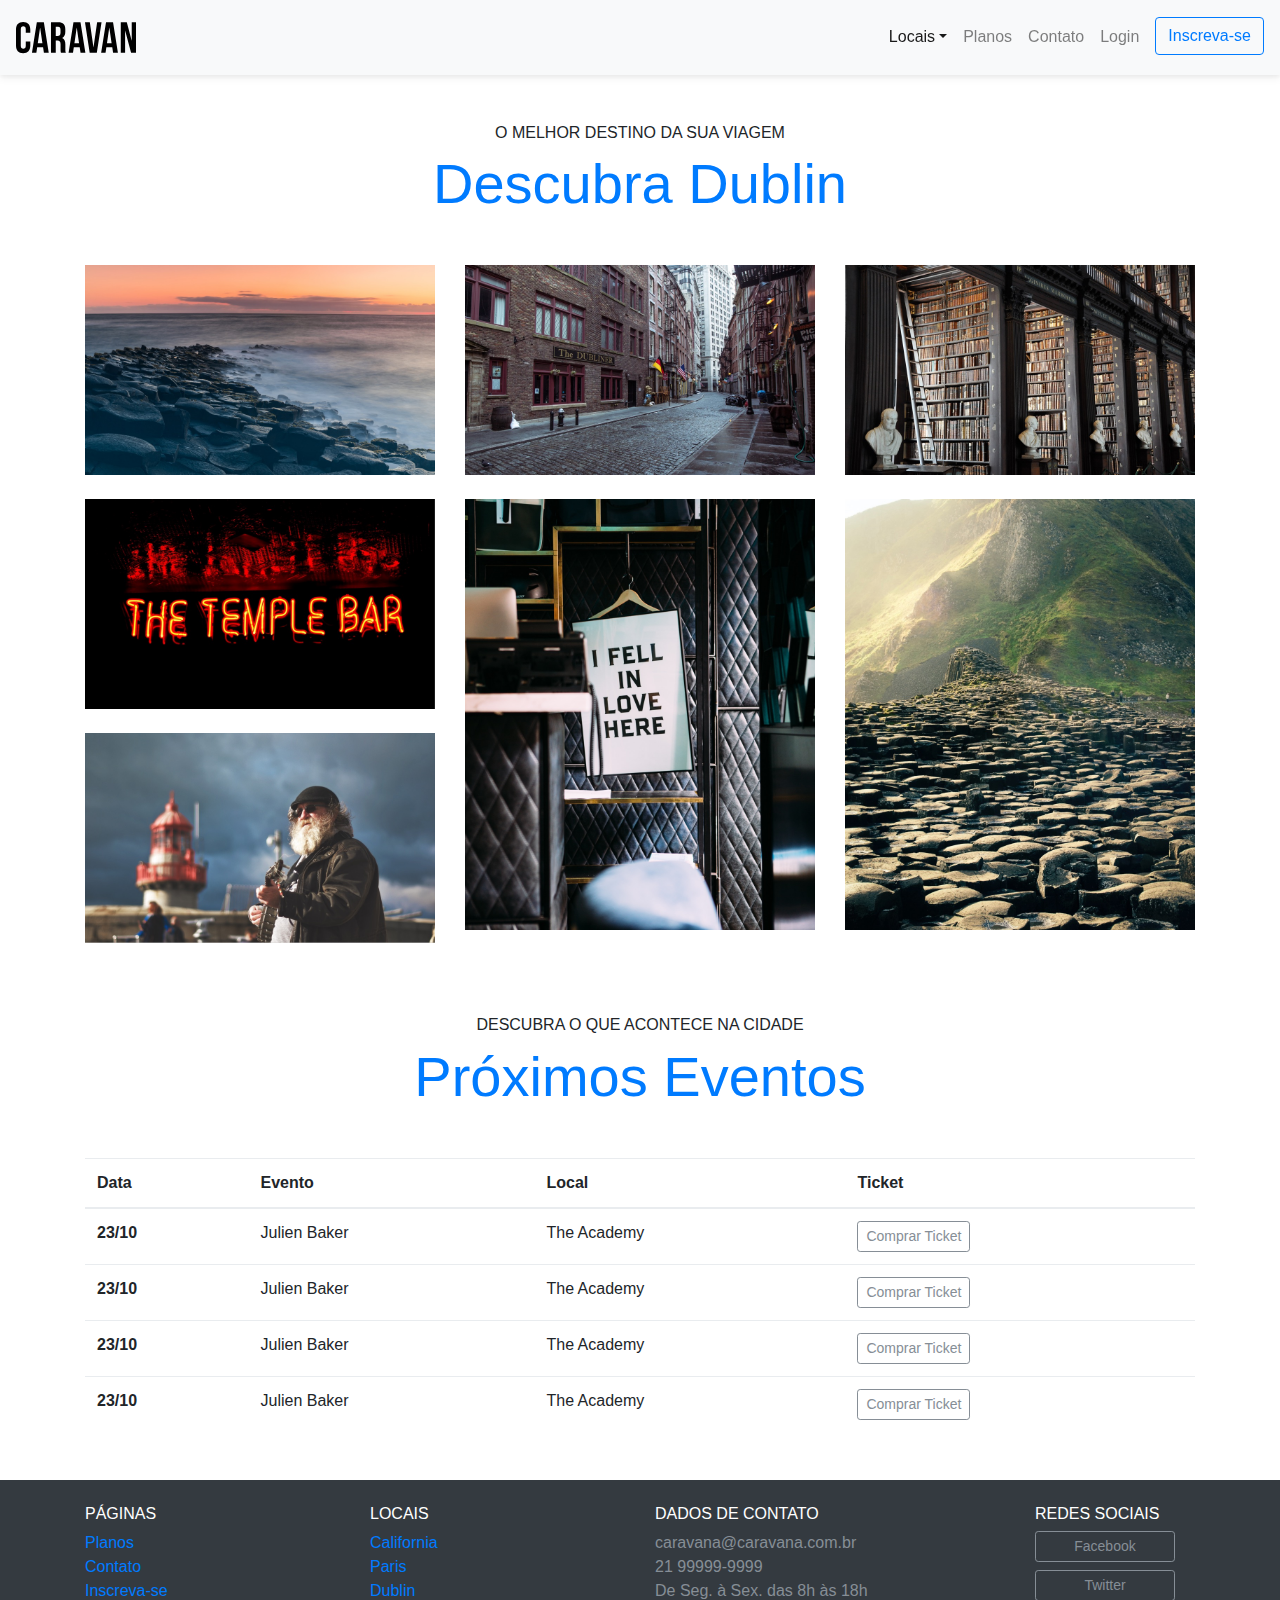
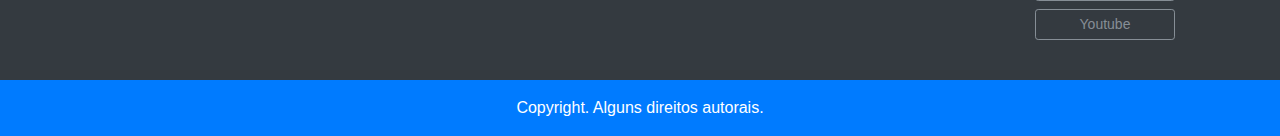
<file: local.html>
<!DOCTYPE html>
<html>
    <head>
        <title>Caravan - Local</title>
        <meta charset="utf-8">
        <meta name="viewport" content="width=device-width, initial-scale=1, shrink-to-fit=no">
        <link rel="stylesheet" href="css/bootstrap.css">
        <link rel="stylesheet" href="css/style.css">
        
    </head>
    <body>
       
        <!-- Modal -->
        <div class="modal fade" id="modalLogin" tabindex="-1" role="dialog" aria-labelledby="modalLoginTitulo" aria-hidden="true">
          <div class="modal-dialog" role="document">
            <div class="modal-content">
              <div class="modal-header">
                <h5 class="modal-title" id="modalLoginTitulo">Entre na Sua Conta</h5>
                <button type="button" class="close" data-dismiss="modal" aria-label="Close">
                  <span aria-hidden="true">&times;</span>
                </button>
              </div>
              <div class="modal-body">
                <form>
                  <div class="form-group">
                    <label for="loginEmail">Email</label>
                    <input type="email" class="form-control" id="loginEmail">
                  </div>
                  <div class="form-group">
                    <label for="loginSenha">Senha</label>
                    <input type="password" class="form-control" id="loginSenha">
                  </div>
                  <button type="submit" class="btn btn-primary">Entrar na Conta</button>
                  <small class="form-text text-muted">Esqueceu a senha? <a href="#">Clique aqui.</a></small>
                </form>
              </div>
            </div>
          </div>
        </div>
       
        <nav class="navbar navbar-expand-md navbar-light bg-light fixed-top py-3 box-shadow">
           <a href="index.html" class="navbar-brand">
               <img src="img/caravan.svg" alt="Caravan">
           </a>
            <button class="navbar-toggler" type="button" data-toggle="collapse" data-target="#navbarSupportedContent" aria-controls="navbarSupportedContent" aria-expanded="false" aria-label="Toggle navigation">
                <span class="navbar-toggler-icon"></span>
            </button>
            
            <div class="collapse navbar-collapse" id="navbarSupportedContent">
                <ul class="navbar-nav ml-auto">
                   <li class="nav-item dropdown">
                        <a class="nav-link dropdown-toggle active" href="#" id="navbarDropdown" role="button" data-toggle="dropdown" aria-haspopup="true" aria-expanded="false">Locais</a>
                        <div class="dropdown-menu" aria-labelledby="navbarDropdown">
                            <a class="dropdown-item" href="local.html">California</a>
                            <a class="dropdown-item" href="local.html">Paris</a>
                            <a class="dropdown-item" href="local.html">Dublin</a>
                        </div>
                    </li>
                    <li class="nav-item">
                        <a class="nav-link" href="planos.html">Planos</a>
                    </li>
                    <li class="nav-item">
                        <a class="nav-link" href="contato.html">Contato</a>
                    </li>
                    <li class="nav-item">
                        <a class="nav-link" href="#" data-toggle="modal" data-target="#modalLogin">Login</a>
                    </li>
                    <li class="nav-item">
                        <a class="btn btn-outline-primary ml-md-2" href="inscricao.html">Inscreva-se</a>
                    </li>
                </ul>
            </div>
        </nav>
                          
        <section class="container">
            <div class="text-center my-5">
                <span class="h6 d-block">O MELHOR DESTINO DA SUA VIAGEM</span>
                <h1 class="display-4 text-primary">Descubra Dublin</h1>
            </div>
            <div class="row">
                <div class="col-md">
                    <img class="img-fluid mb-4" src="img/local/foto-1.jpg" alt="Foto 1">
                    <img class="img-fluid mb-4" src="img/local/foto-2.jpg" alt="Foto 2">
                    <img class="img-fluid mb-4" src="img/local/foto-3.jpg" alt="Foto 3">
                </div>
                <div class="col-md">
                    <img class="img-fluid mb-4" src="img/local/foto-4.jpg" alt="Foto 4">
                    <img class="img-fluid mb-4" src="img/local/foto-5.jpg" alt="Foto 5">
                </div>
                <div class="col-md">
                    <img class="img-fluid mb-4" src="img/local/foto-6.jpg" alt="Foto 6">
                    <img class="img-fluid mb-4" src="img/local/foto-7.jpg" alt="Foto 7">
                </div>
            </div>
        </section>
              
        <section class="container">
            <div class="text-center my-5">
                <span class="h6 d-block">DESCUBRA O QUE ACONTECE NA CIDADE</span>
                <h1 class="display-4 text-primary">Próximos Eventos</h1>
            </div>
            <table class="table table-hover table-responsive-md">
              <thead>
                <tr>
                  <th scope="col">Data</th>
                  <th scope="col">Evento</th>
                  <th scope="col">Local</th>
                  <th scope="col">Ticket</th>
                </tr>
              </thead>
              <tbody>
                <tr>
                  <th scope="row">23/10</th>
                  <td>Julien Baker</td>
                  <td>The Academy</td>
                  <td><a class="btn btn-outline-secondary btn-sm" href="#">Comprar Ticket</a></td>
                </tr>
                 <tr>
                  <th scope="row">23/10</th>
                  <td>Julien Baker</td>
                  <td>The Academy</td>
                  <td><a class="btn btn-outline-secondary btn-sm" href="#">Comprar Ticket</a></td>
                </tr>
                 <tr>
                  <th scope="row">23/10</th>
                  <td>Julien Baker</td>
                  <td>The Academy</td>
                  <td><a class="btn btn-outline-secondary btn-sm" href="#">Comprar Ticket</a></td>
                </tr>
                 <tr>
                  <th scope="row">23/10</th>
                  <td>Julien Baker</td>
                  <td>The Academy</td>
                  <td><a class="btn btn-outline-secondary btn-sm" href="#">Comprar Ticket</a></td>
                </tr>
              </tbody>
            </table>
        </section>
               
        <footer class="bg-dark text-white mt-5">
            <div class="container py-4">
                <div class="row">
                    <div class="col-md-3 col-6">
                        <h4 class="h6">PÁGINAS</h4>
                        <ul class="list-unstyled">
                            <li><a href="planos.html">Planos</a></li>
                            <li><a href="contato.html">Contato</a></li>
                            <li><a href="inscricao.html">Inscreva-se</a></li>
                        </ul>
                    </div>
                    <div class="col-md-3 col-6">
                        <h4 class="h6">LOCAIS</h4>
                        <ul class="list-unstyled">
                            <li><a href="local.html">California</a></li>
                            <li><a href="local.html">Paris</a></li>
                            <li><a href="local.html">Dublin</a></li>
                        </ul>
                    </div>
                    <div class="col-md-4">
                        <h4 class="h6">DADOS DE CONTATO</h4>
                        <ul class="list-unstyled text-secondary">
                            <li>caravana@caravana.com.br</li>
                            <li>21 99999-9999</li>
                            <li>De Seg. à Sex. das 8h às 18h</li>
                        </ul>
                    </div>
                    <div class="col-md-2">
                        <h4 class="h6">REDES SOCIAIS</h4>
                        <ul class="list-unstyled">
                            <li><a class="btn btn-outline-secondary mb-2 btn-block botaoRedeSocial btn-sm" href="#">Facebook</a></li>
                            <li><a class="btn btn-outline-secondary mb-2 btn-block botaoRedeSocial btn-sm" href="#">Twitter</a></li>
                            <li><a class="btn btn-outline-secondary mb-2 btn-block botaoRedeSocial btn-sm" href="#">Youtube</a></li>
                        </ul>
                    </div>
                </div>
            </div>
            <div class="bg-primary text-center text-white py-3">
                <p class="mb-0">Copyright. Alguns direitos autorais.</p>
            </div>
        </footer>
                
                                
        <script type="text/javascript" src="js/jquery-3.2.1.slim.min.js"></script>
        <script type="text/javascript" src="js/popper.min.js"></script>
        <script type="text/javascript" src="js/bootstrap.js"></script>
        <script type="text/javascript" src="js/app.js"></script>
    </body>
</html>
</file>
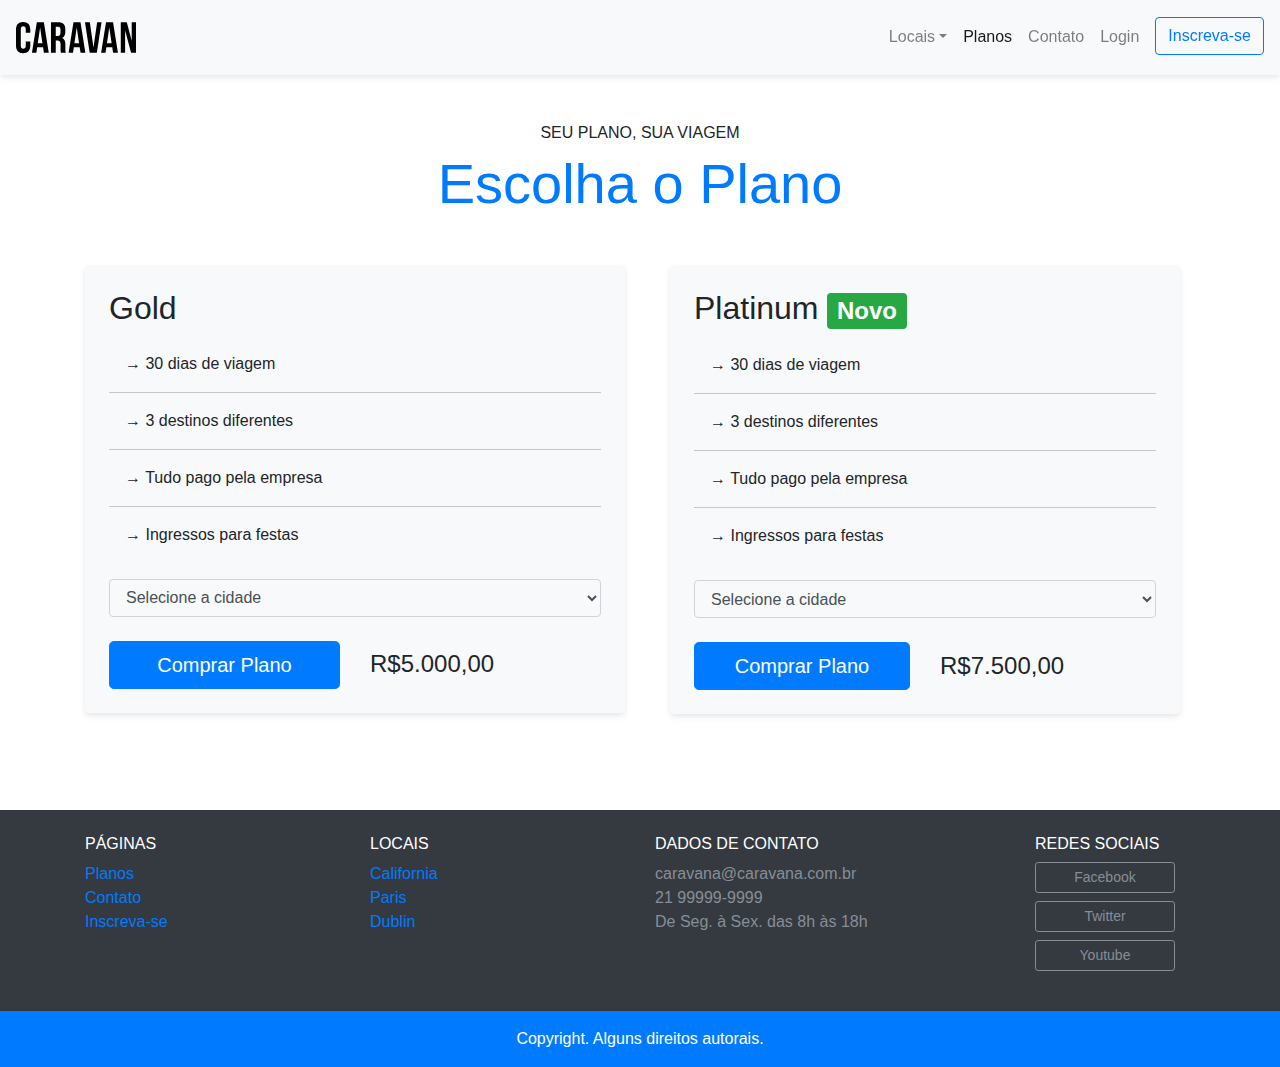
<file: planos.html>
<!DOCTYPE html>
<html>
    <head>
        <title>Caravan - Planos</title>
        <meta charset="utf-8">
        <meta name="viewport" content="width=device-width, initial-scale=1, shrink-to-fit=no">
        <link rel="stylesheet" href="css/bootstrap.css">
        <link rel="stylesheet" href="css/style.css">
        
    </head>
    <body>
       
        <!-- Modal -->
        <div class="modal fade" id="modalLogin" tabindex="-1" role="dialog" aria-labelledby="modalLoginTitulo" aria-hidden="true">
          <div class="modal-dialog" role="document">
            <div class="modal-content">
              <div class="modal-header">
                <h5 class="modal-title" id="modalLoginTitulo">Entre na Sua Conta</h5>
                <button type="button" class="close" data-dismiss="modal" aria-label="Close">
                  <span aria-hidden="true">&times;</span>
                </button>
              </div>
              <div class="modal-body">
                <form>
                  <div class="form-group">
                    <label for="loginEmail">Email</label>
                    <input type="email" class="form-control" id="loginEmail">
                  </div>
                  <div class="form-group">
                    <label for="loginSenha">Senha</label>
                    <input type="password" class="form-control" id="loginSenha">
                  </div>
                  <button type="submit" class="btn btn-primary">Entrar na Conta</button>
                  <small class="form-text text-muted">Esqueceu a senha? <a href="#">Clique aqui.</a></small>
                </form>
              </div>
            </div>
          </div>
        </div>
       
        <nav class="navbar navbar-expand-md navbar-light bg-light fixed-top py-3 box-shadow">
           <a href="index.html" class="navbar-brand">
               <img src="img/caravan.svg" alt="Caravan">
           </a>
            <button class="navbar-toggler" type="button" data-toggle="collapse" data-target="#navbarSupportedContent" aria-controls="navbarSupportedContent" aria-expanded="false" aria-label="Toggle navigation">
                <span class="navbar-toggler-icon"></span>
            </button>
            
            <div class="collapse navbar-collapse" id="navbarSupportedContent">
                <ul class="navbar-nav ml-auto">
                   <li class="nav-item dropdown">
                        <a class="nav-link dropdown-toggle" href="#" id="navbarDropdown" role="button" data-toggle="dropdown" aria-haspopup="true" aria-expanded="false">Locais</a>
                        <div class="dropdown-menu" aria-labelledby="navbarDropdown">
                            <a class="dropdown-item" href="local.html">California</a>
                            <a class="dropdown-item" href="local.html">Paris</a>
                            <a class="dropdown-item" href="local.html">Dublin</a>
                        </div>
                    </li>
                    <li class="nav-item">
                        <a class="nav-link active" href="planos.html">Planos</a>
                    </li>
                    <li class="nav-item">
                        <a class="nav-link" href="contato.html">Contato</a>
                    </li>
                    <li class="nav-item">
                        <a class="nav-link" href="#" data-toggle="modal" data-target="#modalLogin">Login</a>
                    </li>
                    <li class="nav-item">
                        <a class="btn btn-outline-primary ml-md-2" href="inscricao.html">Inscreva-se</a>
                    </li>
                </ul>
            </div>
        </nav>
                          
        <section class="container">
            <div class="text-center my-5">
                <span class="h6 d-block">SEU PLANO, SUA VIAGEM</span>
                <h1 class="display-4 text-primary">Escolha o Plano</h1>
            </div>
            <div class="row">
                <div class="col-md mb-5">
                   <div class="bg-light rounded p-4 box-shadow">
                       <h2>Gold</h2>
                       <ul class="lista-plano list-unstyled">
                          <li><span data-toggle="tooltip" data-placement="top" title="Isso mesmo, são 30 dias totais durante a viagem.">→ 30 dias de viagem</span></li>
                          <li>→ 3 destinos diferentes</li>
                          <li>→ Tudo pago pela empresa</li>
                          <li>→ Ingressos para festas</li>
                       </ul>
                       <div class="form-group">
                            <select class="form-control bg-light" id="inputCidades">
                              <option>Selecione a cidade</option>
                              <option>California</option>
                              <option>Paris</option>
                              <option>Dublin</option>
                            </select>
                        </div>
                        <div class="row mt-4 align-items-center">
                            <div class="col">
                                <a class="btn btn-primary btn-lg btn-block" href="inscricao.html">Comprar Plano</a>
                            </div>
                            <div class="col">
                                <span class="h4">
                                    R$5.000,00
                                </span>
                            </div>
                        </div>
                   </div>
                </div>
                <div class="col-md">
                  <div class="col-md mb-5">
                       <div class="bg-light rounded p-4 box-shadow">
                           <h2>Platinum <span class="badge badge-success">Novo</span></h2>
                           <ul class="lista-plano list-unstyled">
                              <li>→ 30 dias de viagem</li>
                              <li>→ 3 destinos diferentes</li>
                              <li>→ Tudo pago pela empresa</li>
                              <li>→ Ingressos para festas</li>
                           </ul>
                           <div class="form-group">
                                <select class="form-control bg-light" id="inputCidades">
                                  <option>Selecione a cidade</option>
                                  <option>California</option>
                                  <option>Paris</option>
                                  <option>Dublin</option>
                                </select>
                            </div>
                            <div class="row mt-4 align-items-center">
                                <div class="col">
                                    <a class="btn btn-primary btn-lg btn-block" href="inscricao.html">Comprar Plano</a>
                                </div>
                                <div class="col">
                                    <span class="h4">
                                        R$7.500,00
                                    </span>
                                </div>
                            </div>
                       </div>
                    </div>
                </div>
            </div>
        </section>
               
        <footer class="bg-dark text-white mt-5">
            <div class="container py-4">
                <div class="row">
                    <div class="col-md-3 col-6">
                        <h4 class="h6">PÁGINAS</h4>
                        <ul class="list-unstyled">
                            <li><a href="planos.html">Planos</a></li>
                            <li><a href="contato.html">Contato</a></li>
                            <li><a href="inscricao.html">Inscreva-se</a></li>
                        </ul>
                    </div>
                    <div class="col-md-3 col-6">
                        <h4 class="h6">LOCAIS</h4>
                        <ul class="list-unstyled">
                            <li><a href="local.html">California</a></li>
                            <li><a href="local.html">Paris</a></li>
                            <li><a href="local.html">Dublin</a></li>
                        </ul>
                    </div>
                    <div class="col-md-4">
                        <h4 class="h6">DADOS DE CONTATO</h4>
                        <ul class="list-unstyled text-secondary">
                            <li>caravana@caravana.com.br</li>
                            <li>21 99999-9999</li>
                            <li>De Seg. à Sex. das 8h às 18h</li>
                        </ul>
                    </div>
                    <div class="col-md-2">
                        <h4 class="h6">REDES SOCIAIS</h4>
                        <ul class="list-unstyled">
                            <li><a class="btn btn-outline-secondary mb-2 btn-block botaoRedeSocial btn-sm" href="#">Facebook</a></li>
                            <li><a class="btn btn-outline-secondary mb-2 btn-block botaoRedeSocial btn-sm" href="#">Twitter</a></li>
                            <li><a class="btn btn-outline-secondary mb-2 btn-block botaoRedeSocial btn-sm" href="#">Youtube</a></li>
                        </ul>
                    </div>
                </div>
            </div>
            <div class="bg-primary text-center text-white py-3">
                <p class="mb-0">Copyright. Alguns direitos autorais.</p>
            </div>
        </footer>
                
                                
        <script type="text/javascript" src="js/jquery-3.2.1.slim.min.js"></script>
        <script type="text/javascript" src="js/popper.min.js"></script>
        <script type="text/javascript" src="js/bootstrap.js"></script>
        <script type="text/javascript" src="js/app.js"></script>
    </body>
</html>
</file>
<file: css/style.css>
body {
    padding-top: 75px;
}

.box-shadow {
    box-shadow: 0 2px 4px 0 rgba(0,0,0,.05),
                0 4px 8px 0 rgba(0,0,0,.05);
}

.icone {
    height: 100px;
}

#home-quote {
    background: url("../img/bg-quote.jpg") center center;
    background-size: cover;
}

.botaoRedeSocial {
    max-width: 140px;
}

.socialContato {
    max-width: 260px;
}

.lista-plano li {
    padding: 1rem;
}

.lista-plano li + li {
    border-top: 1px solid rgba(0,0,0,.2);
}

@media (max-width: 767px) {
    #home-quote .display-4 {
        font-size: 2.5rem;
    }
    body {
        padding-top: 0;
    }
    .fixed-top {
        position: relative;
    }
}
</file>
